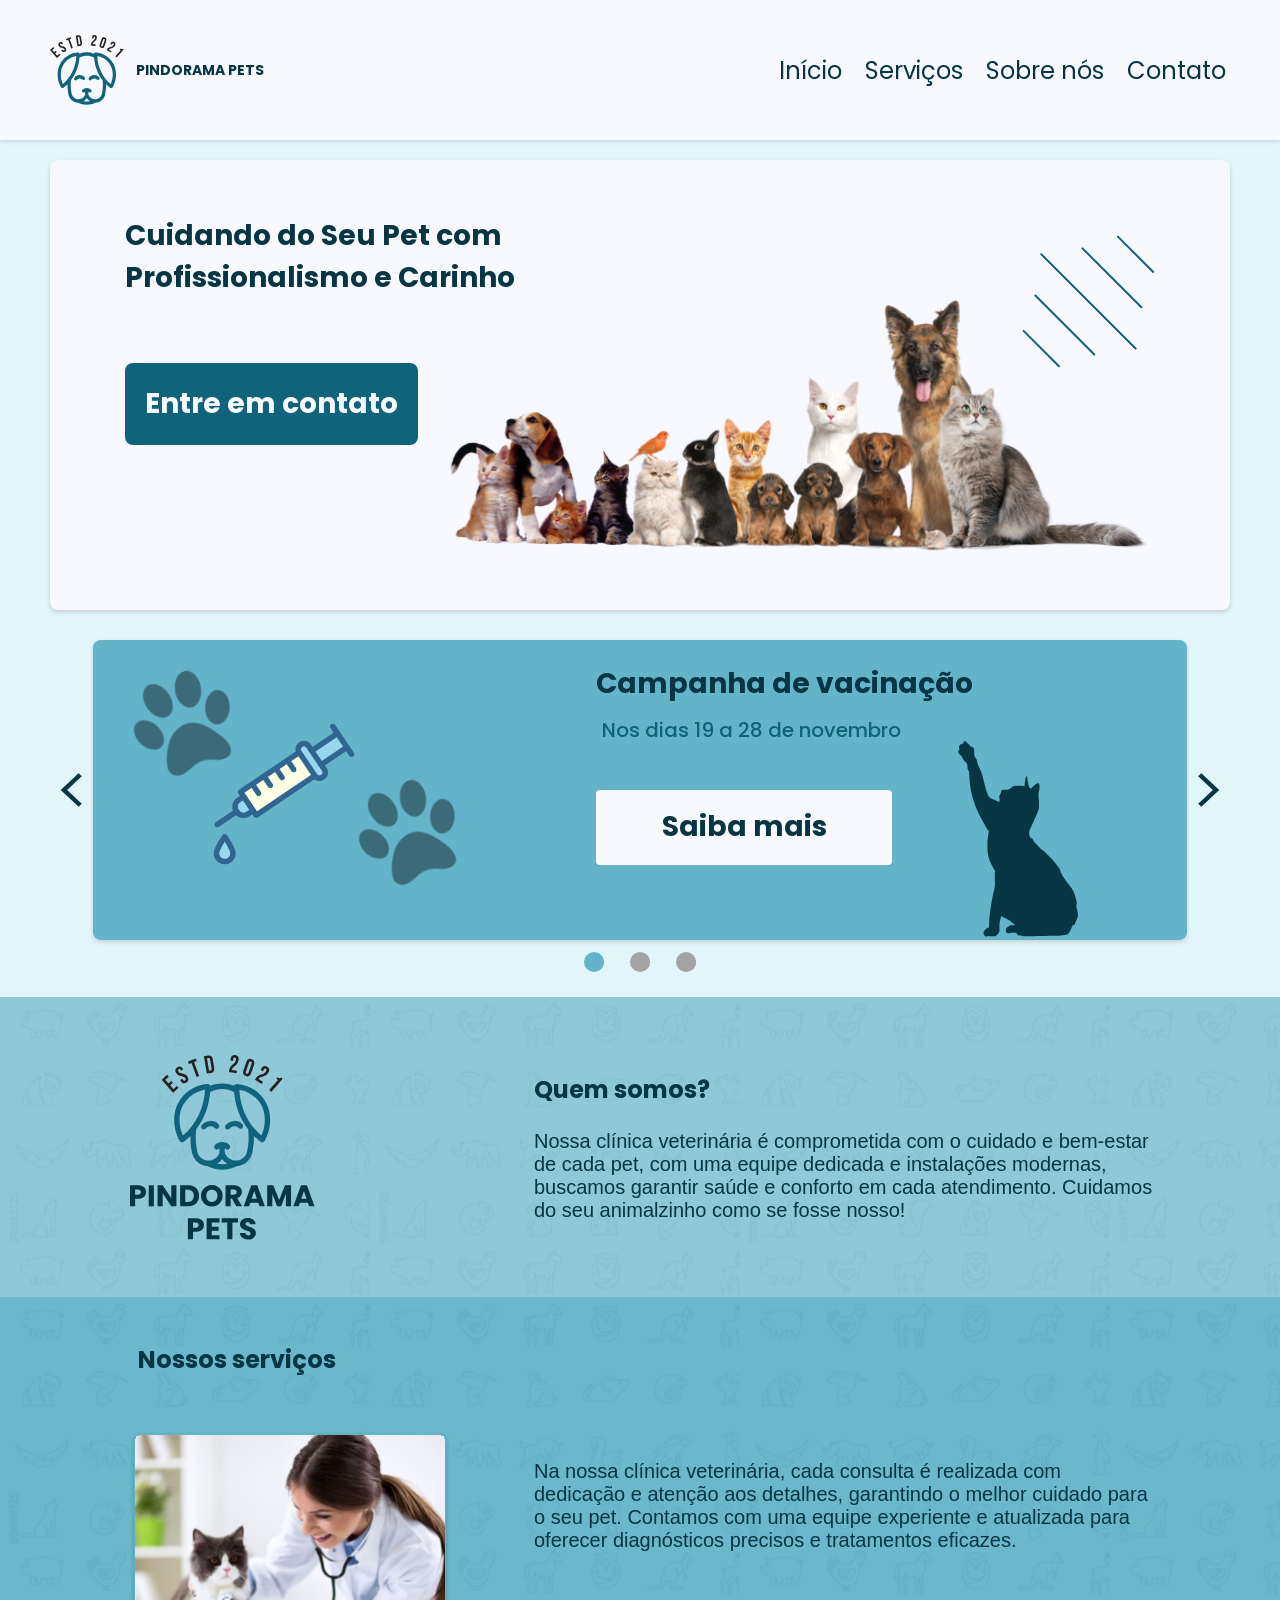
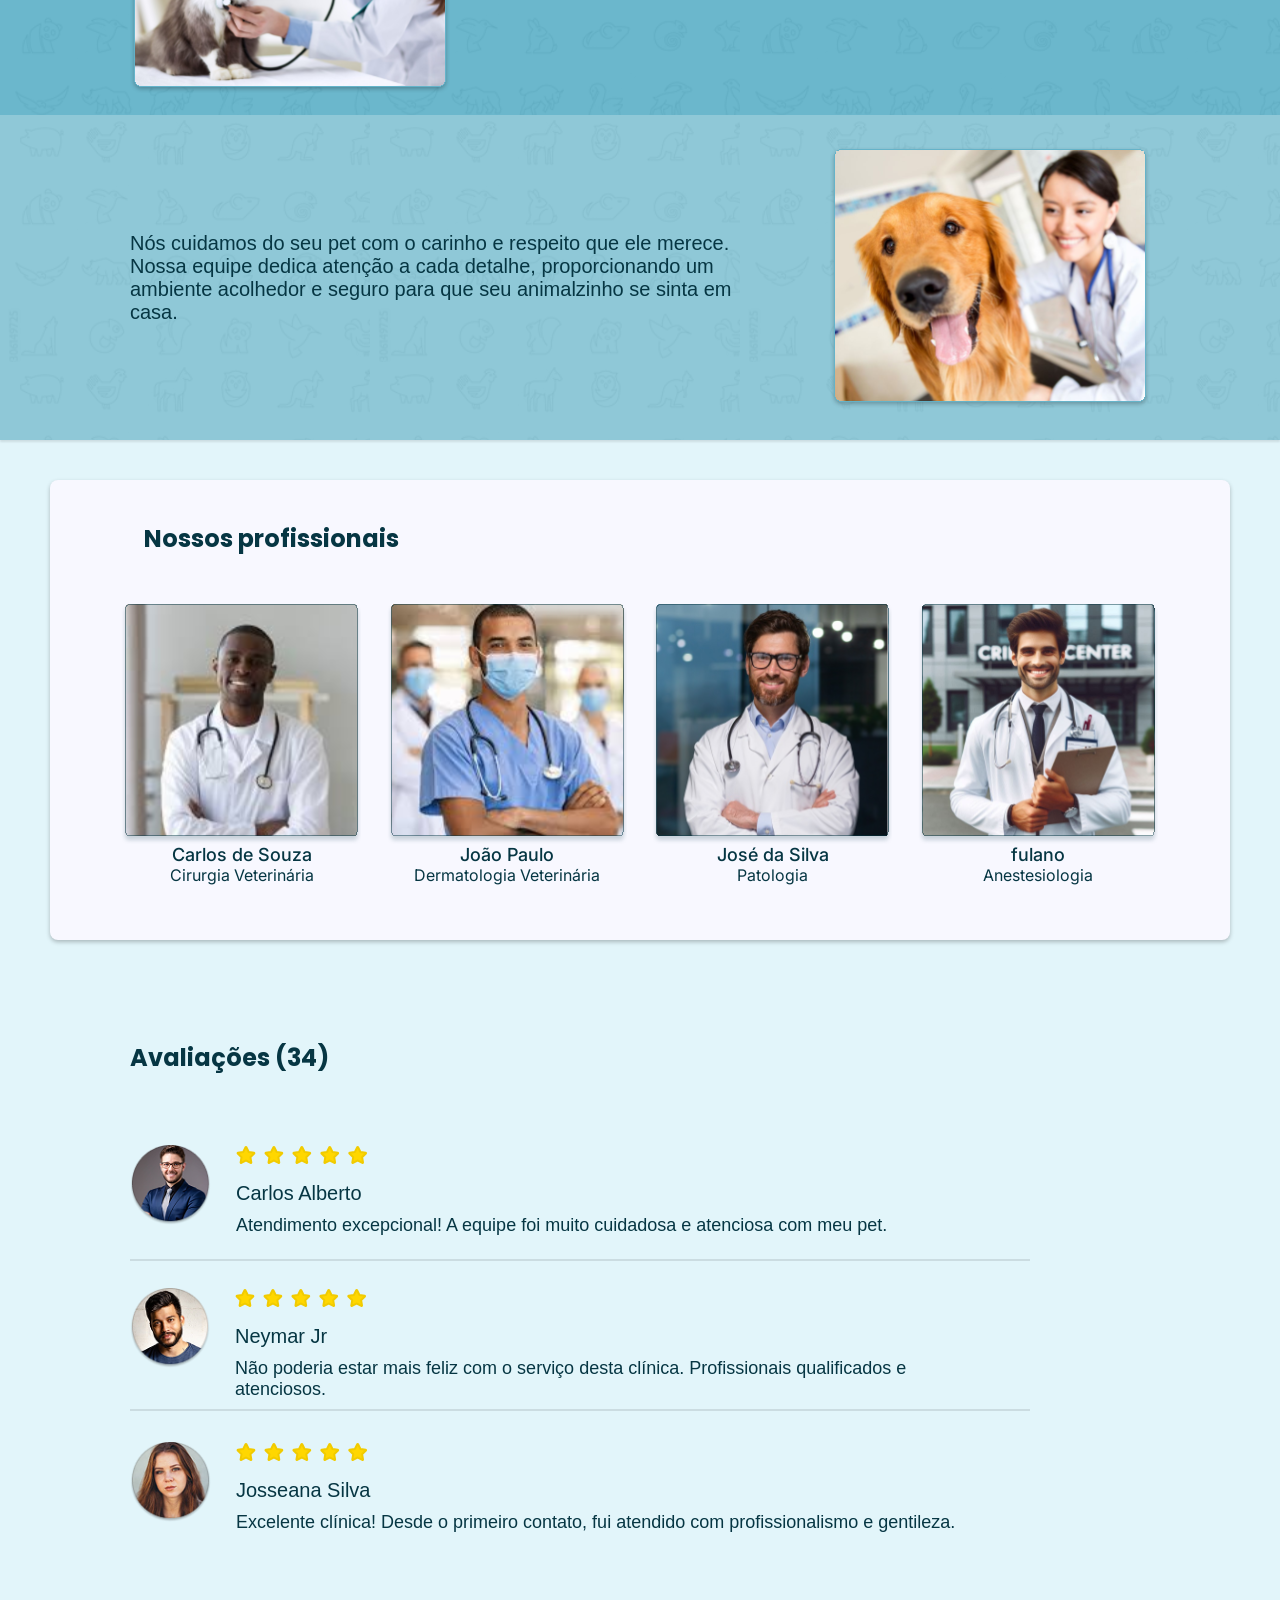
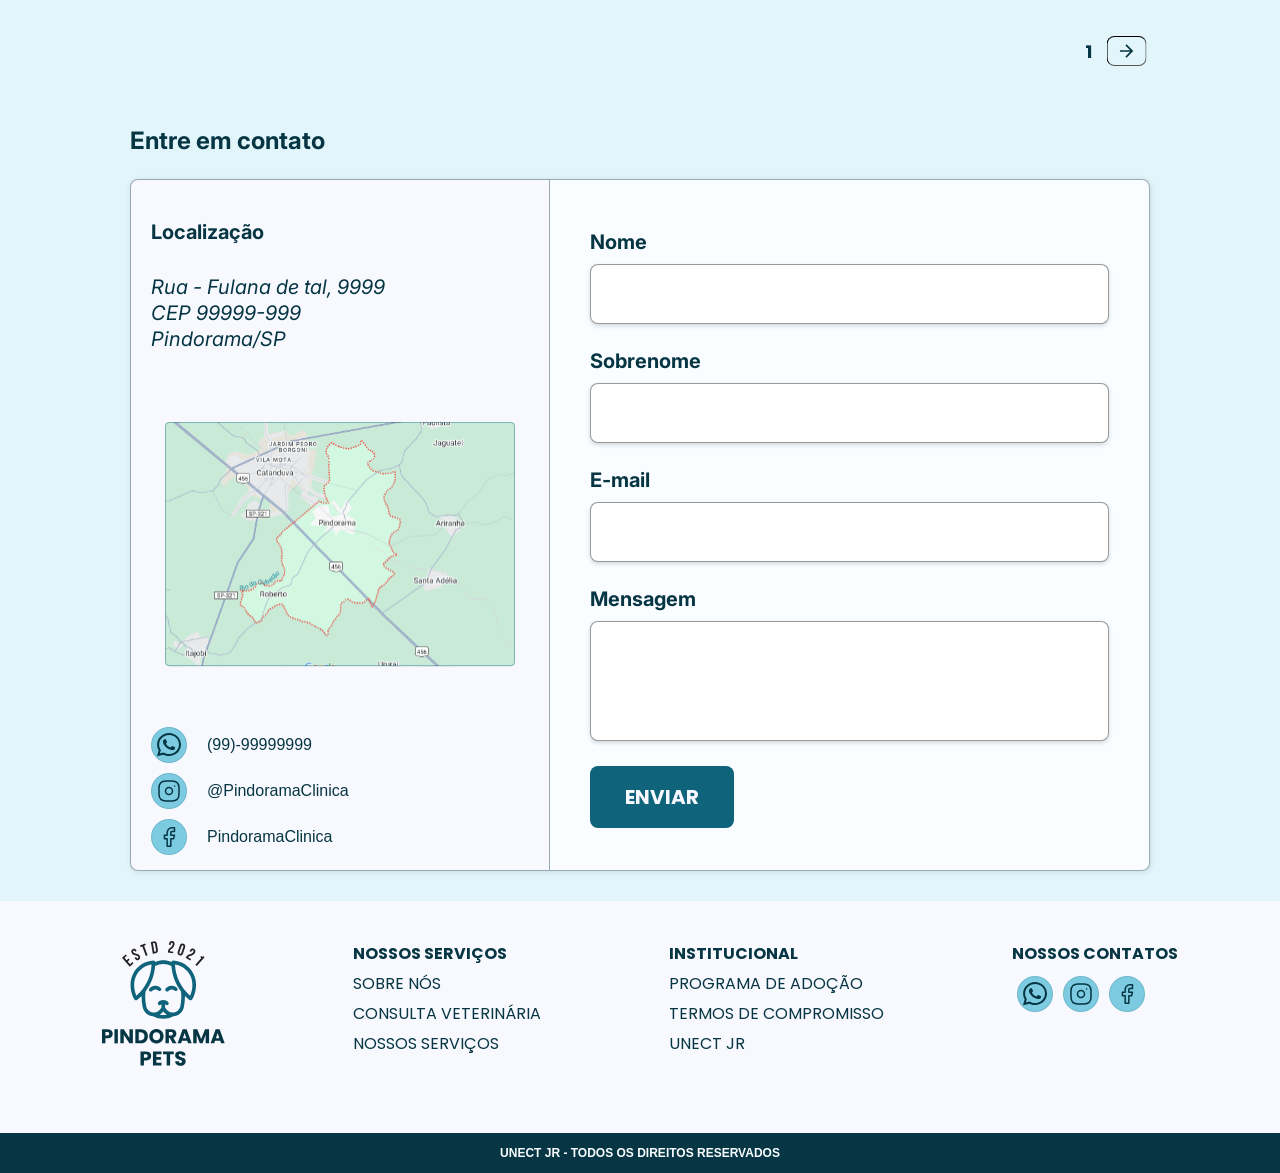
<file: desktopModel.html>
<!DOCTYPE html>

<html lang ="pt-BR">
    <head>
        <meta charset= "UTF-8">
        <meta name= "viewport" content= "width=device-width, initial-scale=1.0">
        <title>Pindorama Pets - Veterinária</title>

        <!--ícone da aba-->
        <link rel= "icon" href= "./imagens/logo/logo.svg">
        
        <!--Importação da fonte poppins-->
        <link rel="preconnect" href="https://fonts.googleapis.com">
        <link rel="preconnect" href="https://fonts.gstatic.com" crossorigin>
        <link href="https://fonts.googleapis.com/css2?family=Inter:ital,opsz,wght@0,14..32,100..900;1,14..32,100..900&
        family=Open+Sans:ital,wght@0,300..800;1,300..800&family=Poppins:ital,wght@0,100;0,200;0,300;0,400;0,500;0,600;
        0,700;0,800;0,900;1,100;1,200;1,300;1,400;1,500;1,600;1,700;1,800;1,900&display=swap" rel="stylesheet">
        
        <!--Arquivo de estilo externo-->
        <link rel="stylesheet" href= "style.css">

    </head>

    <body>
        <!--MENU-->
        <header>
            <div class = "container">
                <nav id= "nav-links">
                    <img id="menu-mobile" src = "imagens/header/menu.svg">
                    <div id= "nav-div">
                        <img id = "logoImagem" src = "imagens/logo/logoCompleta.svg" alt = "Logo Pindorama">
                        <span>PINDORAMA PETS</span>
                    </div>
                    
                    <ul>
                        <li><a href= "#inicio">Início</a></li>
                        <li><a href= "#servicos-1">Serviços</a></li>
                        <li><a href= "#quem-somos">Sobre nós</a></li>
                        <li><a href= "#form">Contato</a></li>
                    </ul>
                </nav>
            </div>
        </header>
        
        <!--Conteúdo Principal-->
        <main>

            <!--Seçao Princial-->
            <section id = "inicio">
                <div class= "container">
                    <div id= "banner-central" >

                        <div class = "banner-central-imagens">
                            <!--Imagem dos pets-->
                            <img id = "pets-detalhe" src="imagens/banner-central/waveform.svg" alt="Detalhe">
                        </div>

                        <h1 id = texto-banner-central>Cuidando do Seu Pet com <br>Profissionalismo e Carinho</h1>
                        <a href= "#form" id= "botao-banner">Entre em contato</a>

                        <div class = "banner-central-imagens">
                            <!--Imagem dos pets-->
                            <img id = "pets" src="imagens/banner-central/pets.svg" alt="Pets">
                        </div>
                    </div>

                    
                </div>
            </section>
           
            <!--Camapanha-->
           <section id= "campanha">
                <div class= "container" id ="campanha-coluna">

                    <div id="campanha-linha">

                        <button type="button" class="botao" id="arrow-back">
                            <img src="imagens/campanha/arrow-back.svg" alt="Seta Anterior">
                        </button>

                        <div id="carrossel-banners">

                            <!-------------------- Slide 1 -------------------->
                            <div class="slide banner-1 active">
                                <img id = "gato-sombra" src = "imagens/campanha/banner-1/gato-sombra.svg" alt="Sombra de gato">
                                <img id = "patinha-1" src = "imagens/campanha/banner-1/patinha.svg" alt="Patinha">
                                <img id = "patinha-2" src = "imagens/campanha/banner-1/patinha.svg" alt="Patinha">
                                <img id = "seringa" src = "imagens/campanha/banner-1/seringa.svg" alt="Seringa">
                                <span id = "titulo">Campanha de vacinação</span>
                                <span id = "texto">Nos dias 19 a 28 de novembro</span>
                                <button type="button" class="botao saiba-mais">Saiba mais</button>
                            </div>
                                
                            <!-------------------- Slide 2 -------------------->
                            <div class="slide banner-2">
                                <img id = "cachorro" src = "imagens/campanha/banner-2/cachorro.svg" alt = "Cachorro">
                                <img id = "gato-lateral" src = "imagens/campanha/banner-2/gato-lateral.svg" alt = "Gato espiando">
                                <span id = "titulo">Campanha de adoção</span>
                                <span id = "texto">Dê um lar cheio de amor a quem só quer te fazer feliz! 
                                    <br>Adote um amigo de quatro patas e transforme sua vida e a dele.</span>
                                <button type="button" class="botao saiba-mais">Saiba mais</button>
                            </div>
                                
                            <!-------------------- Slide 3 -------------------->
                            <div class="slide banner-3">
                                <img id = "agua" src = "imagens/campanha/banner-3/agua.svg" alt = "Gotas de água">
                                <img id = "gato-banho" src = "imagens/campanha/banner-3/gato-banho.svg" alt = "Gato tomando banho">
                                <img id = "guarda-chuve" src = "imagens/campanha/banner-3/guarda-chuva.svg" alt = "Guarda-chuva">
                                <span id = "titulo">Banho e tosa: cuidado e saúde para seu pet</span>
                                <span id = "texto">Nossa clínica dispõe do serviço de higiene para seu Pet 
                                    <br>permanecer limpo, cheiroso e longe de parasitas.  </span>
                                <button type="button" class="botao saiba-mais">Saiba mais</button>
                            </div>

                        </div>

                        <button type="button" class="botao" id="arrow-next">
                            <img src="imagens/campanha/arrow-next.svg" alt="Seta Próximo">
                        </button>

                    </div>

                    <div id="botoes-campanha">
                        <button type="button" class="botao botao-campanha active"></button>
                        
                        <button type="button" class="botao botao-campanha"></button>
                        
                        <button type="button" class="botao botao-campanha"></button>
                    </div>

                </div>
            </section> 
        

            <!--Quem somos?-->
            <section id="quem-somos">

                    <div class = "container-menor" id="div-quem-somos">

                        <div id="quem-somos-imagem">

                            <img id= "img-logo" src="imagens/logo/logoCompleta.svg">
                            <img id= "img-nome" src="imagens/logo/Logo-name.svg">

                        </div>
                        
                        <div id="quem-somos-texto">
                            <span id = "texto-titulo">Quem somos?</span>
                            <p><br>Nossa clínica veterinária é comprometida com o cuidado e bem-estar de cada pet, com uma equipe dedicada 
                            e instalações modernas, buscamos garantir saúde e conforto em cada atendimento.
                            <span id = "texto-destaque">Cuidamos do seu animalzinho como se fosse nosso!</span></p> 
                            
                        </div>

                    </div>

            </section>

            <!--Serviços-->
            <section id="servicos-1">

                <div class="container-menor" id="div-servicos-1">

                    <div id="servicos-1-imagem">

                        <span id = "servicos-titulo">Nossos serviços</span>
                        <img src="imagens/servicos/medica-gato.svg">

                    </div>

                    <p>Na nossa clínica veterinária, cada consulta é realizada com dedicação e atenção aos detalhes, 
                        garantindo o melhor cuidado para o seu pet. <span id = "texto-destaque">Contamos com uma equipe experiente e atualizada para 
                        oferecer diagnósticos precisos e tratamentos eficazes.</span> </p>

                </div>

            </section>

            <section id="servicos-2">

                <div class="container-menor" id="div-servicos-2">

                    <p>Nós cuidamos do seu pet com o carinho e respeito que ele merece. Nossa equipe dedica atenção a cada 
                    detalhe, proporcionando um ambiente acolhedor e seguro para que seu animalzinho se sinta em casa. </p>

                    <img src="imagens/servicos/medica-cachorro.svg">

                </div>

            </section>

            <!-- Profissionais -->
            <section id="profissionais">
                <div class = "container" id = "div-profissionais">

                    <h2>Nossos profissionais</h2>
                    <div class="cards-profissionais">
                        <div class="card">
                            <img src="imagens/profissionais/medico1.svg" alt="Profissional 1">
                            <h3>Carlos de Souza</h3>
                            <p>Cirurgia Veterinária</p>
                        </div>
                        <div class="card">
                            <img src="imagens/profissionais/medico2.svg" alt="Profissional 2">
                            <h3>João Paulo</h3>
                            <p>Dermatologia Veterinária</p>
                        </div>
                        <div class="card">
                            <img src="imagens/profissionais/medico3.svg" alt="Profissional 3">
                            <h3>José da Silva</h3>
                            <p>Patologia</p>
                        </div>
                        <div class="card">
                            <img src="imagens/profissionais/medico4.svg" alt="Profissional 4">
                            <h3>fulano</h3>
                            <p>Anestesiologia</p>
                        </div>
                    </div>

                </div>
            </section>
            
            <!-- Avaliações -->
            <section id="avaliacoes">
                
                <div class="container-menor" id ="div-avaliacoes">

                    <h2>Avaliações (34)</h2>

                    <!---------------------- Página 1 ---------------------->

                    <div class="avaliacao active">

                        <img class = "user" src="imagens/avaliacoes/usuario 1.png" alt="Carlos Alberto">
                        <div class="avaliacao-coluna">

                            <img src="imagens/avaliacoes/stars.svg">
                            <h3>Carlos Alberto</h3>
                            <blockquote>Atendimento excepcional! A equipe foi muito cuidadosa e atenciosa com meu pet.</blockquote>
                        
                        </div>

                    </div>

                    <img class = "separacao" id = "separacao-1" src = "imagens/avaliacoes/separacao.svg" alt = "Separação">
                    
                    <div class="avaliacao pos-2 active">

                        <img class = "user" src="imagens/avaliacoes/usuario 2.png" alt="Neymar Jr">
                        <div class = "avaliacao-coluna">

                            <img src="imagens/avaliacoes/stars.svg">
                            <h3>Neymar Jr</h3>
                            <blockquote>Não poderia estar mais feliz com o serviço desta clínica. 
                                Profissionais qualificados e atenciosos.</blockquote>

                        </div>

                    </div>

                    <img class = "separacao" id = "separacao-2" src = "imagens/avaliacoes/separacao.svg" alt = "Separação">
                    
                    <div class="avaliacao pos-3 active">

                        <img class = "user" src="imagens/avaliacoes/usuario 3.png" alt="Jossana Silva">
                        <div class="usuario">
                            
                            <img src="imagens/avaliacoes/stars.svg">
                            <h3>Josseana Silva</h3>
                            <blockquote>Excelente clínica! Desde o primeiro contato, fui atendido com profissionalismo e gentileza.</blockquote>

                        </div>

                    </div>

                    <!---------------------- Página 2 ---------------------->

                    <div class="avaliacao">

                        <img class = "user" src="imagens/avaliacoes/usuario 1.png" alt="João Henrique">
                        <div class="usuario">
                            
                            <img src="imagens/avaliacoes/stars.svg">
                            <h3>João Henrique</h3>
                            <blockquote>Atendimento de primeira, cuidam muito bem dos animais e sempre explicam tudo com clareza.</blockquote>

                        </div>

                    </div>

                    <div class="avaliacao pos-2">

                        <img class = "user" src="imagens/avaliacoes/usuario 2.png" alt="Adamilton Jr">
                        <div class="usuario">
                            
                            <img src="imagens/avaliacoes/stars.svg">
                            <h3>Adamilton Jr</h3>
                            <blockquote>A clínica é muito bem equipada, e os profissionais são incríveis, mas o tempo de espera poderia ser menor.</blockquote>

                        </div>

                    </div>

                    <div class="avaliacao pos-3">

                        <img class = "user" src="imagens/avaliacoes/usuario 3.png" alt="Luciana da Silva">
                        <div class="usuario">
                            
                            <img src="imagens/avaliacoes/stars.svg">
                            <h3>Luciana da Silva</h3>
                            <blockquote>Profissionais capacitados e atenciosos, meu gato recebeu o melhor cuidado. Recomendo muito!</blockquote>

                        </div>

                    </div>

                    <!---------------------- Página 3 ---------------------->

                    <div class="avaliacao">

                        <img class = "user"src="imagens/avaliacoes/usuario 1.png" alt="Matheus Brito">
                        <div class="usuario">
                            
                            <img src="imagens/avaliacoes/stars.svg">
                            <h3>Matheus Brito</h3>
                            <blockquote>A equipe é super dedicada e o ambiente é acolhedor, perfeito para quem se importa com o bem-estar do pet.</blockquote>

                        </div>

                    </div>

                    <div class="avaliacao pos-2">

                        <img class = "user" src="imagens/avaliacoes/usuario 2.png" alt="Luiz Jr">
                        <div class="usuario">
                            
                            <img src="imagens/avaliacoes/stars.svg">
                            <h3>Luiz Jr</h3>
                            <blockquote>Atendimento excelente e muito atencioso! Meu pet recebeu todo o cuidado necessário e ficou ótimo.</blockquote>

                        </div>

                    </div>

                    <div class="avaliacao pos-3">

                        <img class = "user" src="imagens/avaliacoes/usuario 3.png" alt="Clariane da Silva">
                        <div class="usuario">
                            
                            <img src="imagens/avaliacoes/stars.svg">
                            <h3>Clariane da Silva</h3>
                            <blockquote>Fiquei satisfeita com o atendimento, mas achei os preços um pouco altos para alguns serviços.</blockquote>

                        </div>

                    </div>

                    <!----------------------- Botões ----------------------->

                    <div id = "paginas-avaliacao">

                        <button class = "seta" id = "seta-back"></button>
                        <span id = "pagina-atual-avaliacao">1</span>
                        <button class = "seta active" id = "seta-next"></button>

                    </div>

                </div>
            </section>
            
            <!-- Contato -->
            <section id="contato">
                <div class = "container-menor" id = "div-total-contato">
                    <h2>Entre em contato</h2>

                    <div class = "container-menor" id = "div-contato">
                        <div id = "div-localizacao">
                            <span id="titulo">Localização</span>
                            <span id="texto">
                                Rua - Fulana de tal, 9999<br>
                                CEP 99999-999<br>
                                Pindorama/SP
                            </span>
                            <img id = "mapa" src = "imagens/contato/mapa.svg">

                            <div id = "icones">

                                <div class = icon id = "whatsapp">
                                    <img id = "icon-whatsapp" src = "imagens/contato/icon-whatsapp.svg">
                                    <span>(99)-99999999</span>
                                </div>

                                <div class = icon id = "instagram">
                                    <img id = "icon-instagram" src = "imagens/contato/icon-instagram.svg">
                                    <span>@PindoramaClinica</span>
                                </div>

                                <div class = icon id = "facebook">
                                    <img id = "icon-facebook" src = "imagens/contato/icon-face.svg">
                                    <span>PindoramaClinica</span>
                                </div>

                            </div>

                        </div>

                        <form id = "form">

                            <div class="form-grupo">
                                <label for="nome">Nome</label>
                                <input type="text" id="nome" name="nome" required>
                            </div>

                            <div class="form-grupo">
                                <label for="sobrenome">Sobrenome</label>
                                <input type="text" id="sobrenome" name="sobrenome" required>
                            </div>

                            <div class="form-grupo">
                                <label for="email">E-mail</label>
                                <input type="email" id="email" name="email" required>
                            </div>

                            <div class="form-grupo">
                                <label for="mensagem">Mensagem</label>
                                <textarea id="mensagem" name="mensagem" row = "5" required></textarea>
                            </div>

                            <div class="form-grupo">
                                <button id = "submit" type="submit">ENVIAR</button>
                            </div>

                        </form>
                    </div>

                </div>
            </section>
        </main>
    
    <!-- Rodapé -->
        <footer>
            <div id="footer-total">
                <div class="footer-elemento" id = "footer-imagem">
                    <img id= "footer-img-logo" src="imagens/logo/logoCompleta.svg">
                    <img id= "footer-img-nome" src="imagens/logo/Logo-name.svg">
                </div>
                <div class="footer-elemento">
                    <h4>NOSSOS SERVIÇOS</h4>
                    <ul>
                        <li>Sobre nós</li>
                        <li>Consulta veterinária </li>
                        <li>Nossos serviços</li>
                    </ul>
                </div>
                <div class="footer-elemento">
                    <h4>Institucional</h4>
                    <ul>
                        <li>Programa de adoção</li>
                        <li>Termos de compromisso</li>
                        <li>Unect Jr</li>
                    </ul>
                </div>
                <div class="footer-elemento">
                    <h4 id = "contato-titulo">Nossos contatos</h4>
                    <ul id = "contato-linha">
                        <li><img src = "imagens/contato/icon-whatsapp.svg"></li>
                        <li><img src = "imagens/contato/icon-instagram.svg"></li>
                        <li><img src = "imagens/contato/icon-face.svg"></li>
                    </ul>
                </div>
            </div>
            <div id="copyright">
                <p>UNECT JR - TODOS OS DIREITOS RESERVADOS</p>
            </div>
        </footer>

        <script src="script.js"></script>
    </body>
</html>
</file>
<file: style.css>
/*  VARIÁVEIS E CONFIGURAÇÕES GERAIS  */
:root {
  /* Cores CORRETAS */
  --primary-color: #063643;             /* cores principais: títulos, destaques, botões */
  --accent-color: #0F637A;              /* destaques de atenção: botões, bordas, ícones */
  --light-color: #F8F8FF;               /* fundos claros: seções, cards */
  --dark-color: #063643;                /* rodapé, textos escuros */
  --white-background: #E2F5FA;          /*fundos claros: profissionais, avaliações, contato, banner*/
  --nav-link-hover: #C0DEEA;            /*hover botao nav*/
  --banner-button-hover: #7CCBE0;       /*hover botao banner*/
  --blue-background: #63B3C9;           /*background do primeiro banner da campanha e do serviço*/
  --avaliacao-hover: #6BB7CB;           /*botao avaliacao hover*/
  --white: #FAFDFF;                     /*Usado em background e algumas letras*/

  --blue-light-background: #89C5D5;     /*background da parte de serviço e quem somos*/

  --font-Poppins: 'Poppins', sans-serif;
  --font-Inter: 'Inter', sans-serif;
  --font-Sans: 'Open Sans', sans-serif;

  --mobile-button: #C7EBFB;             /*cor de botão mobile da avaliação*/
}

/* RESET E CONFIGURAÇÕES BASE */
* {
  margin: 0;
  padding: 0;
}
html {
  scroll-behavior: smooth;
}

.container{

  width: 100%;
  max-width: 1220px;
  margin: 0 auto;
  box-sizing: border-box;
  padding: 0 20px;

}

.container-menor{

  width: 100%;
  max-width: 1060px;
  margin: 0 auto;
  box-sizing: border-box;
  padding: 0 20px;

}

body {
  font-family: var(--font-Poppins);
  color: var(--dark-color);
  background-color: var(--white-background);
}

p {

  font-family: var(--font-Sans);

}

/*  CABEÇALHO  */
header {
  background-color: var(--light-color);
  display: flex;
  justify-content: center;
  box-shadow: 0px 2px 4px 0px rgba(0, 0, 0, 0.1);
  position: sticky;
  top: 0;
  z-index: 100;
  height: 140px;
}

#nav-links{

  display: flex;
  width: 100%;
  height: 100%;
  justify-content: space-between;

}

#nav-div{

  display: flex;
  align-items: center;

}

#logoImagem{

  height: 70px;
  width: auto;
  margin-right: 12px;

}

#nav-div span{

  font-weight: 700;
  font-size: 14px;

}

#nav-links ul{

  list-style: none;
  display: flex;
  align-items: center;

}

#nav-links li{

  margin-left: 15px;

}

#nav-links a{

  height: 100%;
  text-decoration: none;
  color: var(--dark-color);
  font-size: 24px;
  padding: 4px 4px;
  border-radius: 6px;
  transition: background-color 0.5s ease;

}

#nav-links a:hover{

  background-color: var(--nav-link-hover);

}

#menu-mobile{

  display: none;

}

#inicio,
#servicos-1,
#quem-somos,
#form{

  scroll-margin-top: 140px;

}

/* ====== BANNER ====== */

#inicio{

  padding-top: 20px;
  padding-bottom: 30px;

}

#banner-central {
  position: relative;
  height: clamp(250px, 50dvw, 450px);
  width: 100%;
  box-sizing: border-box;
  padding: 55px 75px;
  background-color: var(--light-color);
  border-radius: 8px;
  box-shadow: 0px 2px 4px 0px rgba(0, 0, 0, 0.15);

}

#texto-banner-central{

  color: var(--dark-color);
  font-size: 28px;

}

#botao-banner{
  text-decoration: none;
  color: var(--light-color);  
  background-color: var(--accent-color);
  border-radius: 8px;
  padding: clamp(12px, 2vw, 20px);
  position: absolute;
  top: 45%;
  font-size: clamp(1rem, 2.5dvw, 1.75rem);
  font-weight: 700;
  transition: color 0.5s ease, background-color 0.5s ease;
}

#botao-banner:hover{

  color: var(--dark-color);
  background-color: var(--banner-button-hover);

}

.banner-central-imagens{

  max-width: 50%;
  max-height: 100%;

}

#pets-detalhe{

  width: clamp(150px, 25dvw, 283px);
  position: absolute;
  top: 0%;
  right: 0%;

}

#pets{

  max-height: 255px;
  width: clamp(360px, 60dvw, 717px);
  height: auto;
  position: absolute;
  bottom: clamp(30px, 5vw, 55px);
  right: clamp(40px, 7vw, 75px);

}

/* ====== CAMPANHA ====== */

#campanha-coluna{

  display: flex;
  flex-direction: column;

}

#campanha-linha{

  display:flex;
  flex-direction: row;
  align-items: center;

}

#carrossel-banners{

  height: 300px;
  width: 100%;
  max-width: 1180px;
  border-radius: 8px;
  position: relative;

}

.slide{

  width: 100%;
  height: 100%;

  border-radius: 8px;

  position: absolute;

  opacity: 0;
  transition: opacity 0.5s ease-in-out;
  box-shadow: 0px 2px 4px 0px rgba(0, 0, 0, 0.15);


}

.slide img{

  position: absolute;

}

.slide span{

  position: absolute;

}

.slide #titulo{

  font-size: clamp(1rem, 2.5dvw, 1.75rem);
  font-weight: 700;

}

.slide #texto{

  font-size: clamp(1rem, 1.75dvw, 1.25rem);
  font-weight: 500;

}

.slide.active{

  opacity: 1;
  z-index: 10;

}

.botao{

  padding: 0;
  background: none;
  border: none;
  cursor: pointer;

}

.botao-campanha{

  width: 21px;
  height: 20px;
  background-image: url(imagens/campanha/point.svg);
  background-repeat: no-repeat;
  background-position: center;
  background-size: contain;
  transition: background-image 0.4s ease;

}

.botao-campanha.active{

  background-image: url(imagens/campanha/point-blue.svg);
  background-repeat: no-repeat;

}

#arrow-back, #arrow-next{

  height: 40px;
  width: auto;

}

#botoes-campanha{

  display: flex;
  align-self: center;
  padding-top: 12px;
  padding-bottom: 25px;
  gap: 25px;

}

.saiba-mais{

  font-size: clamp(1rem, 2.5dvw, 1.75rem);
  background-color: var(--light-color);
  padding: 1.5% 6%;
  font-weight: 700;
  color: var(--dark-color);
  border-radius: 4px;
  font-family: var(--font-Poppins);
  position: absolute;

}

/* ====== BANNER 1 ====== */

.banner-1{

  background-color: var(--blue-background);

}

.banner-1 .saiba-mais{

  top:50%;
  left:46%;

  transition: color 0.5s ease, background-color 0.5s ease;

}

.banner-1 .saiba-mais:hover{

  color: var(--light-color);
  background-color: var(--dark-color);

}

#patinha-1{

  top: 6.5%;
  left: 2.5%;

}

#patinha-2{

  top: 43%;
  left: 23%

}

#seringa{

  top: 26.2%;
  left: 10.6%;

}

#gato-sombra{

  bottom: 1%;
  right: 10%

}

.banner-1 #titulo{

  left: 46%;
  top: 7.5%;

}

.banner-1 #texto{

  left: 46.5%;
  top: 25%;
  color: var(--accent-color);

}

/* ====== BANNER 2 ====== */

.banner-2{

  background-color: var(--dark-color);
  background-image: url(imagens/campanha/banner-2/background-patinha.svg);

}

.banner-2 .saiba-mais{

  bottom: 11%;
  left: 8.5%;

  transition: background-color 0.5s ease;

}

.banner-2 .saiba-mais:hover{

  background-color: var(--banner-button-hover);

}

.banner-2 #cachorro{

  position: absolute;
  bottom: 0;
  right: 23%

}

.banner-2 #gato-lateral{

  position: absolute;
  right: 0;

}

.banner-2 #titulo{

  color: #FFFFFF;
  left: 6%;
  top: 7%;

}

.banner-2 #texto{

  color: #FAFDFF;
  font-size: clamp(0.875rem, 1.75dvw, 1.125rem);
  width: 520px;
  left: 6.5%;
  top: 26%;

}

/* ====== BANNER 3 ====== */

.banner-3{

  background-color: var(--light-color);

}

.banner-3 .saiba-mais{

  background-color: var(--dark-color);
  color: var(--light-color);
  bottom: 11%;
  left: 8.7%;

  transition: color 0.5s ease, background-color 0.5s ease;

}

.banner-3 .saiba-mais:hover{

  background-color: var(--banner-button-hover);
  color: var(--dark-color);

}

.banner-3 #agua{

  right: 0;

}

.banner-3 #gato-banho{

  right: 2.5%;

}

.banner-3 #titulo{

  left: 6%;
  top: 7%;

}

.banner-3 #texto{

  color: var(--dark-color);
  left: 6%;
  top: 25%;

}

/* ====== QUEM SOMOS ====== */

#quem-somos{

  background-color: var(--blue-light-background);
  background-image: url(imagens/servicos/fundo-animais.svg);

}

#div-quem-somos{

  display: flex;
  flex-direction: row;
  height: 300px;
  align-items: center;
  justify-content: space-between;
  box-sizing: border-box;
  position: relative;

}

#quem-somos-imagem{

  display: flex;
  flex-direction: column;
  padding-right: 40px;

}

#quem-somos-imagem #img-logo{

  height: 115px;
  width: auto;

}

#quem-somos-imagem #img-nome{

  padding-top: 15px;
  height: 55px;
  width: auto;

}

#quem-somos-texto{

  display: flex;
  flex-direction: column;
  position: absolute;
  left: 40%;
  
}

#quem-somos-texto #texto-titulo{

  font-size: clamp(1.25rem, 3dvw, 1.5rem);
  font-weight: 700;

}

#quem-somos-texto p{

  max-width: 700px;
  font-size: clamp(1rem, 1.75dvw, 1.25rem);
  font-weight: 400;

}

#quem-somos-texto-mobile{

  display: none;
  font-size: 16px;


}

/* ====== SERVIÇOS 1 ====== */

#servicos-1{

  background-color: var(--blue-background);
  background-image: url(imagens/servicos/fundo-animais.svg);
  display: flex;
  flex-direction: row;
  
}

#div-servicos-1{

  display: flex;
  flex-direction: row;
  height: 418px;
  align-items: center;
  justify-content: space-between;
  position: relative;
  box-sizing: border-box;

}

#servicos-1-imagem img{

  width: clamp(160px, 35dvw ,320px);
  height: auto;
  padding-top: 120px;
  padding-right: 40px;

}

#servicos-1-imagem span{

  font-size: clamp(1.25rem, 3dvw, 1.5rem);
  font-weight: 700;
  position: absolute;
  left: 28px;
  top: 45px

}

#servicos-1 p{

  font-size: clamp(1rem, 1.75dvw, 1.25rem);
  font-weight: 400;
  max-width: 620px;
  position: absolute;
  left: 40%;

}

/* ====== SERVICOS 2 ====== */

#servicos-2{

  background-color: var(--blue-light-background);
  background-image: url(imagens/servicos/fundo-animais.svg);
  box-sizing: border-box;
  box-shadow: 0px 2px 2px 0px rgba(0, 0, 0, 0.1);

}

#servicos-2 img{

  width: clamp(160px, 35dvw ,320px);
  height: auto;
  padding-left: 40px;

}

#div-servicos-2{

  display: flex;
  flex-direction: row;
  height: 325px;
  align-items: center;
  justify-content: space-between;
  position: relative;

}

#servicos-2 p{

  font-size: clamp(1rem, 1.75dvw, 1.25rem);
  font-weight: 400;
  max-width: 620px;

}

/* ====== Profissionais ====== */

#profissionais{

  padding-top: 40px;
  margin-left: 20px;
  margin-right: 20px;

}

#div-profissionais{

  background-color: var(--light-color);
  border-radius: 8px;
  height: 460px;
  max-width: 1180px;
  box-shadow: 0px 2px 4px 0px rgba(0, 0, 0, 0.25);
  position: relative;

}

#div-profissionais h2{

  position: absolute;
  top: 9%;
  left: 8%

}

.cards-profissionais {

  display: flex;
  flex-direction: row;
  gap: clamp(15px, 2dvw, 30px);
  padding: 0px 30px;
  position: absolute;
  bottom: 43%;
  right: 50%;
  transform: translate(+50%, +50%)

}

.card{

  margin-top: 5px;
  display: flex;
  flex-direction: column;
  align-items: center;

}

.card img{
  
  width: clamp(120px, 21.5dvw ,240px);
  height: auto;

}

.card h3{

  font-weight: 500;
  font-size: clamp(0.875rem, 1.75dvw, 1.125rem);
  font-family: var(--font-Inter);

}

.card p{

  font-weight: 400;
  font-size: clamp(0.75rem, 1.5dvw, 1rem);
  font-family: var(--font-Inter);

}

/* ====== AVALIAÇÃOS ====== */

#avaliacoes{

  padding-top: 100px;

}

#div-avaliacoes{

  height: 626px;
  position: relative;

}

#div-avaliacoes h2{

  padding-bottom: 50px;

}

.avaliacao{

  display: flex;
  flex-direction: row;
  padding-bottom: 15px;
  padding-top: 20px;
  gap: 25px;
  position: absolute;

  opacity: 0;

}

.avaliacao.active{

  opacity: 1;

}

.pos-2{

  top:36.5%;

}

.pos-3{

  top: 61%;

}

#separacao-1{

  top:35%;

}

#separacao-2{

  top: 59%;

}

.avaliacao h3{

  font-weight: 400;
  font-size: clamp(1rem, 2dvw, 1.25rem);
  font-family: var(--font-Sans);
  padding-bottom: 10px;
  padding-top: 10px;
  
}

.avaliacao blockquote{

  max-width: 750px;
  font-family: var(--font-Sans);
  font-size: clamp(1rem, 1.75dvw, 1.125rem);

}

.avaliacao .user{

  height: 80px;
  width: auto;

}

.separacao{

  width: clamp(450px, 80dvw, 900px);
  position: absolute;

}

#avaliacao-coluna{

  display: flex;
  flex-direction: column;

}

#paginas-avaliacao{

  position: absolute;
  display: flex;
  flex-direction: row;
  align-items: center;
  gap: 15px;
  bottom: 0;
  right: 0;
  transform: translate(-20%);

}

#pagina-atual-avaliacao{

  font-weight: 700;
  font-size: 18px;

}

.seta{

  width: 40px;
  height: 30px;
  border-radius: 8px;
  border-width: 1px;
  background: none;
  cursor: pointer;
  background-image: url(imagens/avaliacoes/seta-avaliacao-preta.svg);
  background-repeat: no-repeat;
  background-position: center;

  opacity: 0;
  pointer-events: none;

}

.seta.active{
    
  opacity: 1;
  pointer-events: all;

}

.seta:hover{

  background-color: var(--avaliacao-hover);

}

.seta.clicado{

  background-color: var(--dark-color);
  background-image: url(imagens/avaliacoes/seta-avaliacao-branca.svg);

}

#seta-next{

  transform: rotate(180deg);

}

/* ====== CONTATO ====== */

#contato{

  padding-bottom: 30px;

}

#contato *{

  font-family: var(--font-Inter);

}

#div-total-contato{

  height: 745px;
  display: flex;
  flex-direction: column;  
  align-items: flex-start;
  margin-top: 60px;

}

#div-contato{

  box-sizing: border-box;
  padding: 0;
  display: flex;
  flex-direction: row;
  border-radius: 8px;
  box-shadow: 1px 1px 6px rgba(0,0,0,0.1);
  margin-top: auto;
  

}

#div-localizacao{

  box-sizing: border-box;
  max-width: 420px;
  height: 692px;
  width: 100%;
  background-color: var(--light-color);
  border-bottom-left-radius: 8px;
  border-top-left-radius: 8px;
  border-style: solid;
  border-width: 1px;
  border-color: rgba(6, 54, 67, 0.4);
  display: flex;
  flex-direction: column;
  align-items: flex-start;
}

#div-localizacao *{

  padding-left: 20px;

}

#div-localizacao #titulo{

  padding-top: 40px;
  font-size: 20px;
  font-weight: 700;

}

#div-localizacao #texto{

  padding-top: 30px;
  text-align: left;
  font-size: 20px;
  font-style: italic;
  line-height: 26px;

}

#icones{

  padding-left: 0px;
  display: flex;
  flex-direction: column;
  align-items: flex-start;
  gap: 10px;
  margin-top: auto;
  padding-bottom: 15px;

}

#icones *{

  font-family: var(--font-Sans);

}

#icones img{

  padding-left: 0px;

}

#mapa{

  max-width: clamp(175px, 40dvw ,350px);
  height: auto;
  margin-top: 70px;
  padding: 0;
  display:flex;
  align-self: center;

}

.icon{

  display: flex;
  align-items: center;

}

.icon span{

  padding-left: 10px;
  
}

/* ====== FORMULÁRIO ====== */

#form{

  box-sizing: border-box;
  max-width: 620px;
  width: 100%;
  height: 692px;
  background-color: var(--white);
  margin: 0;
  border-bottom-right-radius: 8px;
  border-top-right-radius: 8px;
  border-style: solid;
  border-width: 1px;
  border-color: rgba(6, 54, 67, 0.4);
  border-left-width: 0;
  display: flex;
  align-items: flex-start;
  flex-direction: column;
  gap: 25px;

}

#form input,
#form textarea{

  max-width: 520px;
  width: 100%;
  height: 60px;
  border-radius: 8px;
  border-width: 1px;
  border-style: solid;
  border-color: rgba(0,0,0, 0.4);
  box-shadow: 0px 2px 4px 0px rgba(0, 0, 0, 0.15);
  box-sizing: border-box;
  font-size: 20px;
  padding: 0 10px;

}

#form textarea{

  resize: none;

}

#form #mensagem{

  height: 120px;

}

.form-grupo{

  box-sizing: border-box;
  padding-right: 40px;
  padding-left: 40px;
  width: 100%;
  display: flex;
  flex-direction: column;

}

.form-grupo:first-child{

  padding-top: 50px;

}

#form label{

  font-size: 20px;
  font-weight: 700;
  padding-bottom: 10px;

}

#submit{

  background-color: var(--accent-color);
  color: var(--light-color);
  max-width: 144px;
  box-sizing: border-box;
  font-size: 20px;
  font-weight: 700;
  border-radius: 8px;
  padding: 16px 20px;
  border-style:none;
  font-family: var(--font-Poppins);
  cursor: pointer;

}

#submit:hover{

  background-color: var(--dark-color);

}

/* ====== RODAPÉ ====== */

#footer-total{

  display: flex;
  flex-direction: row;
  height: 232px;
  background-color: var(--light-color);
  width: 100%;
  justify-content: center;
  align-items: top;

  gap: clamp(55px, 10dvw, 200px);
  box-sizing: border-box;
  padding: 40px;
  
}

.footer-elemento{

  display:flex;
  flex-direction: column;

}

#footer-imagem{

  align-items: center;

}

#footer-img-logo{

  padding-bottom: 10px;

}

.footer-elemento h4{

  text-transform: uppercase;

}

.footer-elemento li{

  list-style: none;
  text-transform: uppercase;
  padding-top: 5px;

}

#footer-img-logo{

  width: 82.5px;
  height: auto;

}

#footer-img-nome{

  width: 123px;
  height: auto;

}

#contato-linha{

  display: flex;
  flex-direction: row;
  gap: 10px;
  box-sizing: border-box;
  padding: 5px;

}

#copyright{

  background-color: var(--dark-color);
  color: var(--white);
  height: 40px;
  font-size: 12px;
  font-weight: 700;
  display: flex;
  justify-content: center;
  align-items: center;
  
}



/* ====== RESPONSIVIDADE (CELULAR) ====== */
@media (max-width: 768px) {
  
  .container, .container-menor {
    padding: 0 15px;
  }

  /* ====== HEADER MOBILE ====== */
  header {
    height: 80px;
    padding: 0;
    border-top: 30px solid var(--white-background);
    box-shadow: none;
  }

  #nav-links ul,
  #nav-links li,
  #nav-links span {
    display: none;
  }

  #nav-links {
    position: relative;
    height: 70px;
    justify-content: center;
  }

  #logoImagem {
    margin: 0;
    height: 44px;
    width: auto;
    position: absolute;
    left: 50%;
    top: 50%;
    transform: translate(-50%, -50%);
  }
  
  #menu-mobile {
    display: block;
    position: absolute;
    top: 50%;
    left: 20px;
    transform: translateY(-50%);
    background: none;
    border: none;
    cursor: pointer;
    z-index: 1000;
  }

/* ====== BANNER CENTRAL MOBILE ====== */
#inicio {
  padding: 0;
  margin-top: 5px;
}

#banner-central {
  background-color: var(--white-background);
  box-shadow: none;
  padding: 5px;
  height: clamp(250px, 70dvw, 450px);
  min-height: 180px;
  position: relative;
  text-align: center;
  overflow: visible;

  /* Empilhar conteúdo e reorganizar no mobile */
  display: flex;
  flex-direction: column;
  align-items: flex-end;
  justify-content: flex-end;
}

#texto-banner-central { 
  font-size: clamp(24px, 7dvw, 48px);
  position: absolute;
  z-index: 10;
  margin-bottom: 15px;
  display: block;
  text-align: left;
  max-width: 85%;
  font-weight: bold;
  left: 0;
  top: 10%;
}

#botao-banner {
  position: relative;
  z-index: 10;
  top: auto;
  left: auto;
  transform: none;
  margin: 15px auto;
  display: block;
  width: 200px;
  text-align: center;
  align-self: center;
  order: 3; /* Garante que o botão fique abaixo da imagem */
}

.banner-central-imagens {
  max-width: 100%;
  width: 100%;
}

/* Imagem de detalhe (fundo) */
#pets-detalhe {
  width: 105%;
  position: absolute;
  top: unset;
  bottom: 17%;
  right: -3%;
  z-index: 0;
}

/* Imagem principal (pets) */
#pets {
  width: 100%;
  max-width: none;
  position: relative;
  bottom: auto;
  right: auto;
  transform: none;
  margin: -10 auto 10px auto;
  display: block;
  order: 2; /* imagem antes do botão */
  z-index: 1;
}
/* Adicione esta media query para ajustes adicionais em telas muito pequenas */
@media (max-width: 360px) {
  #texto-banner-central {
    font-size: 36px;
    max-width: 90%;
  }
  
  #pets-detalhe {
    width: 140%;
    top: -20%;
    right: -30%;
  }
  
  #pets {
    width: 130%;
  }
}

  /* ====== CAMPANHA MOBILE ====== */
  
  #campanha{

    display: none;

  }


  /* ====== QUEM SOMOS MOBILE ====== */

  #div-quem-somos {
    flex-direction: column;
    height: 356px;
    padding: 30px 0;
    text-align: center;
    position: relative;
    justify-content: flex-end;
    box-sizing: border-box;
  }

  #quem-somos-imagem {
    padding-right: 0;
    height: 102.5px;
    width: 167px;
  }

  #quem-somos-imagem #img-logo{

    height: 102.5px;

  }

  #quem-somos-texto {
    position: static;
    padding: 0 15px;
  }

  #quem-somos-texto #texto-titulo {
    width: 100%;
    font-size: 28px;
    position: absolute;
    left: 50%;
    top: 10%;
    transform: translate(-50%);

  }

  #quem-somos-texto p {
    max-width: 100%;
    font-size: 14px;
    line-height: 20px;
  }

  #quem-somos-texto #texto-destaque{

    font-size: 16px;
    font-weight: 700;
    display: inline-block;
    margin-top: 10px;

  }

  /* ====== SERVIÇOS MOBILE ====== */

  #div-servicos-2{

    display: none;

  }

  #div-servicos-1{
    flex-direction: column;
    height: 330px;
    padding: 30px 0;
    text-align: center;
    position: relative;
    justify-content: unset;
    overflow: hidden;
    gap: 20px;
  }

  #div-servicos-1:nth-child(3){

    display: flex;
    justify-content: flex-end;

  }

  #servicos-1-imagem span {
    position: static;
    display: block;
    margin-bottom: 10px;
    font-size: 24px;
    font-family: var(--font-Inter);
  }

  #servicos-1 p {
    position: static;
    padding: 0 15px;
    font-size: 14px;
    line-height: 20px;
  }

  #div-servicos-1 #texto-destaque{

    display: none;

  }

  #servicos-1-imagem img{
    
    display: none;

  }

  #botao-servico{

    display: block;
    height: 39px;
    width: 207px;
    background-color: white;
    font-family: var(--font-Poppins);
    font-weight: 700;
    font-size: 15.35px;
    border-radius: 2px;

  }

  #gato-sombra-servico{

    position: absolute;
    height: 265px;
    width: auto;
    bottom: -52%;
    right: 50%;
    transform: translate(120%);
  }

  /* ====== PROFISSIONAIS MOBILE ====== */
  #profissionais {
    padding: 0;
    width: 100%;
    box-sizing: border-box;
    margin: 0;
    margin-top: 80px;
  }

  #div-profissionais {
    height: auto;
    padding: 0;
  }

  #div-profissionais h2 {

    width: 100%;
    font-size: 20px;
    left: 0;
    top: -11%;
    text-align: center;
    font-size: 24px;
  }

  .cards-profissionais {

    height: 493px;
    position: static;
    transform: none;
    display: grid;
    justify-items: center;
    grid-template-columns: 1fr 1fr;
    gap: clamp(3px, 1dvw, 5px);
    padding: 0;
  }

  .card img {
    width: 166px;
  }

  .card{

    width: 166px;
    justify-content: center;
    margin: 0;

  }

  .card h3 {
    font-size: 16px;
  }

  .card p {
    font-size: 11px;
  }

  /* ====== AVALIAÇÕES MOBILE ====== */
  
  #avaliacoes{

    padding-top: 0;

  }

  #div-avaliacoes h2{

    display: flex;
    justify-content: center;
    padding: 25px 0;

  }

  #paginas-avaliacao{

    width: 100%;
    padding-bottom: 25px;
    justify-content: center;
    transform: translate(0);
    align-items: center;
    gap: 25px;

  }

  .separacao{

    display: none;

  }

  .seta{

    height: 40px;
    width: 40px;
    background-color: var(--mobile-button);
    background-image: url(imagens/avaliacoes/setaMobile.svg);
    border-radius: 18px;
    border-width: 0;

  }

  .seta:hover{

    background-color: var(--mobile-button);

  }

  .seta.clicado{

    background-color: var(--mobile-button);
    background-image: url(imagens/avaliacoes/setaMobile.svg);

  }


  /* ====== CONTATO MOBILE ====== */
  #contato {
    padding-bottom: 0;
  }

  #div-total-contato {
    height: auto;
    margin-top: 30px;
    padding: 0;
    height: 529px;
    background-color: var(--white);
    align-items: center;
    box-sizing: border-box;
    justify-content: flex-end;

    scroll-margin-top: 109.6px;
  }

  #div-contato {
    flex-direction: column;
    margin-top: 0;
    box-shadow: none;
    justify-content: flex-end;
    vertical-align: center;
  }

  #div-total-contato h2{

    display: flex;
    padding-bottom: 25px;


  }

  #div-localizacao{

    display: none;

  }

  #form {
    width: 100%;
    max-width: 100%;
    height: 453px;
    border-radius: 0;
    border: none;
    box-shadow: 0px 4px 4px 0px rgba(0, 0, 0, 0.25);
    gap: 20px;
    justify-content: flex-end;;
  }

  .form-grupo{

    padding: 0 20px;

  }

  .form-grupo:first-child{

    padding-top: 0;
    
  }

  .form-grupo:last-child{

    padding-bottom: 25px;
    padding-top: 10px;

  }

  #form label{

    font-size: 13.1px;
    padding-bottom: 5px;

  }

  #form input{
    max-width: 100%;
    font-size: 16px;
    height: 40px;
  }

  #form #mensagem {
    height: 78px;
    max-width: 100%;
  }

  #mapa {
    width: 100%;
    max-width: 300px;
    margin: 20px auto;
  }

  #submit {
    margin: 0 auto;
    font-size: 16px;
    width: 147.35px;
    height: 56.28px;
    padding: 0;
  }

  /* ====== FOOTER MOBILE ====== */

  #footer-total {

    margin-top: 128px;
    flex-direction: row;
    height: auto;
    gap: 30px;
    padding: 30px 20px;
    text-align: center;
    position: relative;
  }

  .footer-elemento {
    align-items: center;
  }

  #contato-linha {
    
    position: absolute;
    left: 50%;
    transform: translate(-50%);
    top: -105px;
    
  }

  #contato-linha img{
    
    width: 64px;
    height: auto;
    
  }

  #contato-titulo{

    display: none;

  }

  .footer-elemento {
    font-size: 13px;
  }

  .footer-elemento li {
    font-size: 12px;
  }

  #footer-imagem{

    display: none;

  }

  /* ====== UTILITÁRIOS ====== */
  #img-nome {
    display: none;
  }
}

/* ====== Correções para telas muito pequenas ====== */
@media (max-width: 480px) {
  #texto-banner-central {
    font-size: 24px;
    position: absolute;
  }
  
  #botao-banner {
    width: 180px;
    font-size: 16px;
    padding: 12px;
  }
  
  .avaliacao .user {
    height: 50px;
    width: 50px;
  }
  
  #carrossel-banners {
    height: 220px;
  }

  #pets-detalhe{

    bottom: 24%;

  }
  
}

@media (max-width: 360px){

  #div-quem-somos{

    padding: 15px 0;

  }

  #quem-somos-texto #texto-titulo{

    top: 5%;

  }
}
</file>
